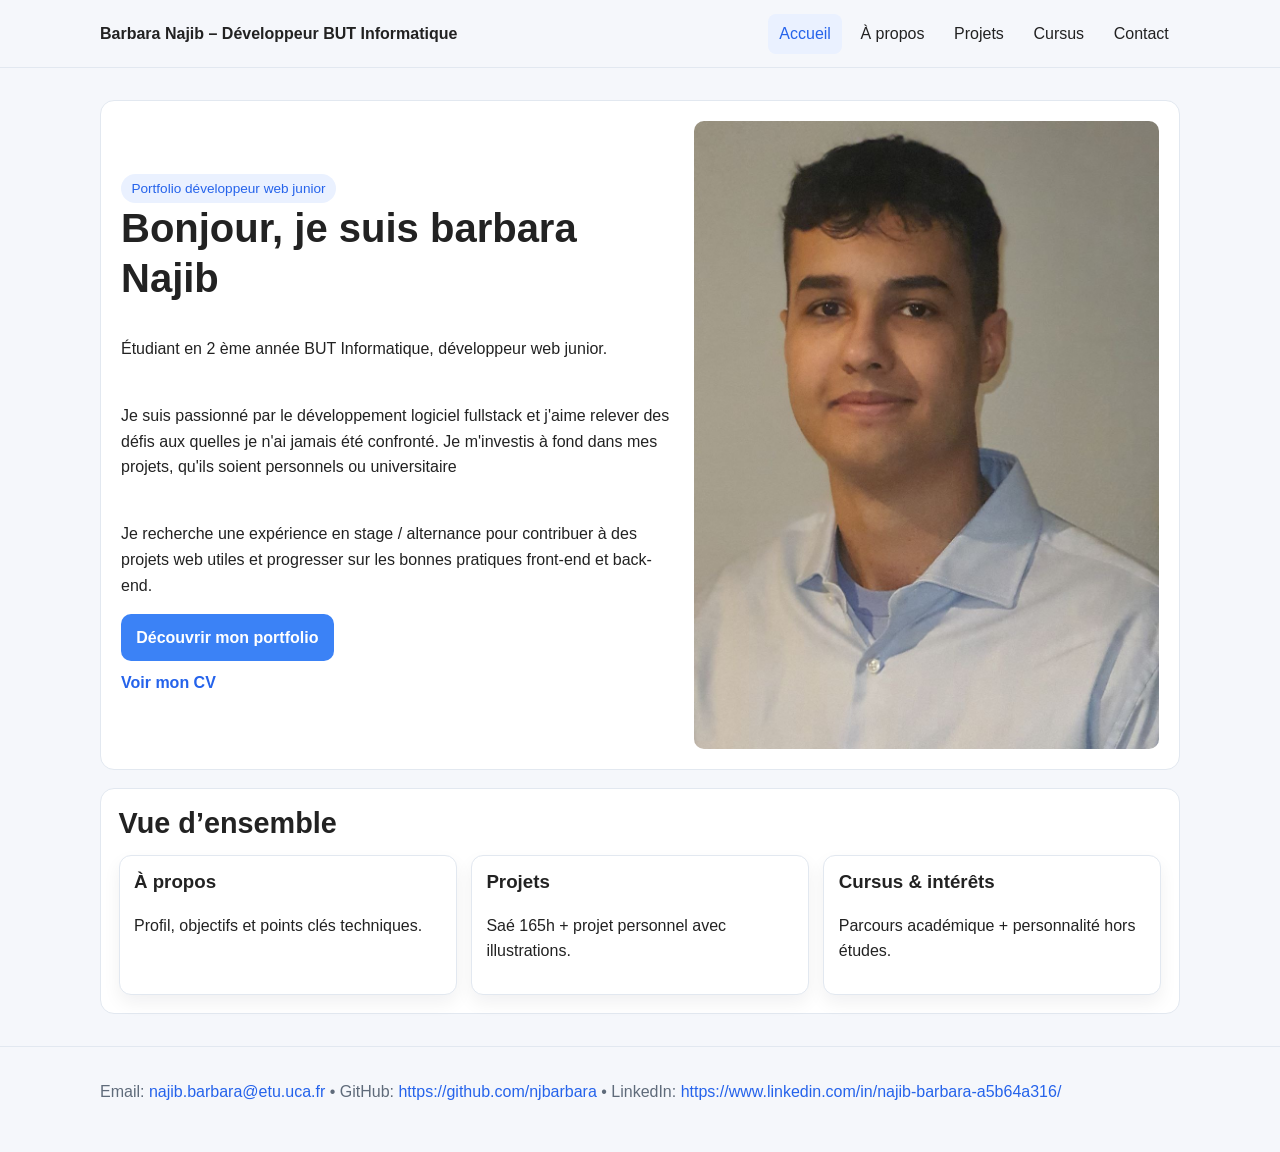
<file: index.html>
<!DOCTYPE html>
<html lang="fr">
<head>
  <meta charset="UTF-8">
  <meta name="viewport" content="width=device-width, initial-scale=1.0">
  <title>Accueil | Portfolio</title>
  <link rel="stylesheet" href="assets/css/main.css">
</head>
<body>
<header class="site-header">
  <div class="container header-inner">
    <a class="brand" href="index.html">Barbara Najib – Développeur BUT Informatique</a>
    <nav aria-label="Navigation principale">
      <ul class="nav-list">
        <li><a href="index.html" aria-current="page">Accueil</a></li>
        <li><a href="about.html">À propos</a></li>
        <li><a href="projects.html">Projets</a></li>
        <li><a href="cursus.html">Cursus</a></li>
        <li><a href="contact.html">Contact</a></li>
      </ul>
    </nav>
  </div>
</header>

<main>
  <div class="container">
    <section class="hero">
      <div>
        <span class="badge">Portfolio développeur web junior</span>
        <h1>Bonjour, je suis barbara Najib</h1>
        <p>Étudiant en 2 ème année BUT Informatique, développeur web junior.</p>
        </br> 
          Je suis passionné par le développement logiciel fullstack et j'aime relever des défis aux quelles je n'ai jamais été confronté. Je m'investis à fond dans mes projets, qu'ils soient personnels ou universitaire 
        </br> 
        </br> 
          
        </h1>
                <p>Je recherche une expérience en stage / alternance pour contribuer à des projets web utiles et progresser sur les bonnes pratiques front-end et back-end.</p>
        <a class="button" href="projects.html">Découvrir mon portfolio</a>
        <br>
      <a class="cv-link" href="resume.pdf">Voir mon CV</a>
      </div>
      <div>
        <img src="assets/img/ma-photo.jpg" alt="Illustration d'accueil placeholder">
      </div>
    </section>

    <section class="section">
      <h2>Vue d’ensemble</h2>
      <div class="grid-3">
        <article class="card">
          <h3>À propos</h3>
          <p>Profil, objectifs et points clés techniques.</p>
        </article>
        <article class="card">
          <h3>Projets</h3>
          <p>Saé 165h + projet personnel avec illustrations.</p>
        </article>
        <article class="card">
          <h3>Cursus & intérêts</h3>
          <p>Parcours académique + personnalité hors études.</p>
        </article>
      </div>
    </section>
  </div>
</main>

<footer class="site-footer">
  <div class="container">
  <p>
    Email:
    <a href="mailto:najib.barbara@etu.uca.fr">najib.barbara@etu.uca.fr</a>
    • GitHub:
    <a href="https://github.com/njbarbara">https://github.com/njbarbara</a>
    • LinkedIn:
    <a href="https://www.linkedin.com/in/najib-barbara-a5b64a316/">
      https://www.linkedin.com/in/najib-barbara-a5b64a316/
    </a>
  </p>  </div>
</footer>
</body>
</html>
</file>
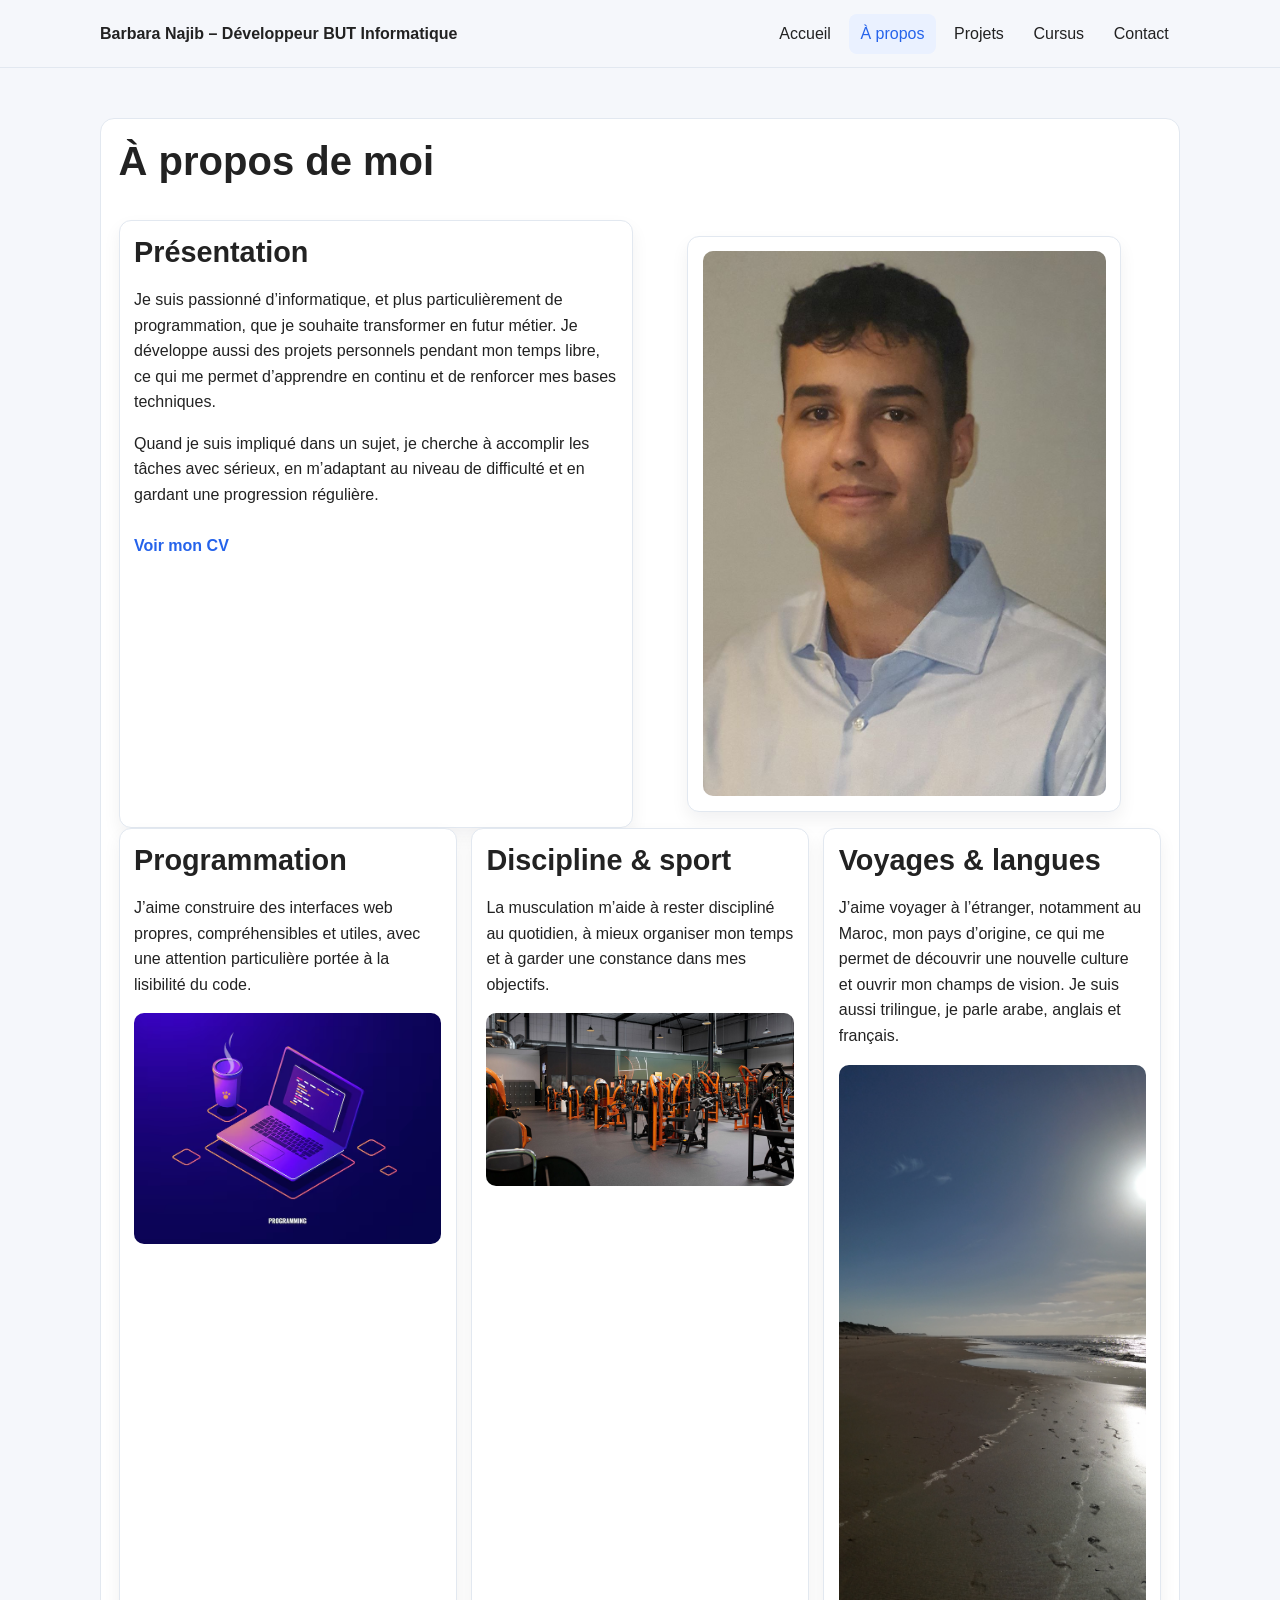
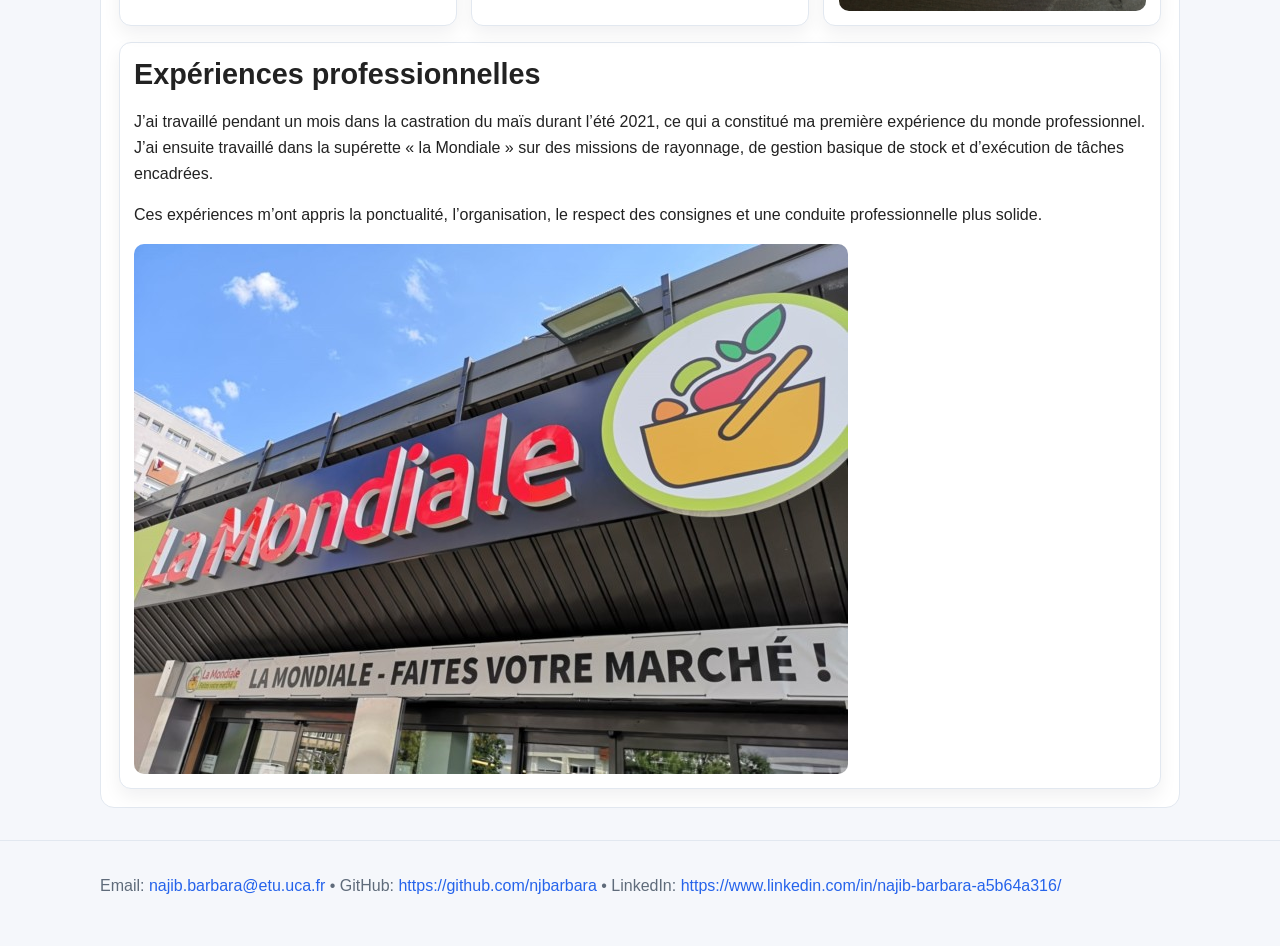
<file: about.html>
<!DOCTYPE html>
<html lang="fr">
<head>
  <meta charset="UTF-8">
  <meta name="viewport" content="width=device-width, initial-scale=1.0">
  <title>À propos | Portfolio</title>
  <link rel="stylesheet" href="assets/css/main.css">
</head>
<body>
  <header class="site-header">
    <div class="container header-inner">
      <a class="brand" href="index.html">Barbara Najib – Développeur BUT Informatique</a>
      <nav aria-label="Navigation principale">
        <ul class="nav-list">
          <li><a href="index.html">Accueil</a></li>
          <li><a href="about.html" aria-current="page">À propos</a></li>
          <li><a href="projects.html">Projets</a></li>
          <li><a href="cursus.html">Cursus</a></li>
          <li><a href="contact.html">Contact</a></li>
        </ul>
      </nav>
    </div>
  </header>

  <main>
    <div class="container">
      <section class="about section" id="about">
        <h1>À propos de moi</h1>

        <div class="grid-2">
          <article class="card">
            <h2>Présentation</h2>
            <p>
              Je suis passionné d’informatique, et plus particulièrement de programmation,
              que je souhaite transformer en futur métier. Je développe aussi des projets
              personnels pendant mon temps libre, ce qui me permet d’apprendre en continu
              et de renforcer mes bases techniques.
            </p>
            <p>
              Quand je suis impliqué dans un sujet, je cherche à accomplir les tâches avec
              sérieux, en m’adaptant au niveau de difficulté et en gardant une progression
              régulière.
            </p>
            <a class="cv-link" href="resume.pdf">Voir mon CV</a>
          </article>

          <figure class="card">
            <img src="assets/img/ma-photo.jpg" alt="Photo de profil de Barbara Najib (placeholder)">
          </figure>
        </div>

        <div class="grid-3">
          <article class="card">
            <h2>Programmation</h2>
            <p>
              J’aime construire des interfaces web propres, compréhensibles et utiles,
              avec une attention particulière portée à la lisibilité du code.
            </p>
            <figure>
              <img src="assets/img/prog.png" alt="Illustration d'un environnement de développement">
            </figure>
          </article>

          <article class="card">
            <h2>Discipline & sport</h2>
            <p>
              La musculation m’aide à rester discipliné au quotidien, à mieux organiser
              mon temps et à garder une constance dans mes objectifs.
            </p>
            <figure>
              <img src="assets/img/musculation.jpeg" alt="Illustration de discipline sportive">
            </figure>
          </article>

          <article class="card">
            <h2>Voyages & langues</h2>
            <p>
              J’aime voyager à l’étranger, notamment au Maroc, mon pays d’origine, ce qui me permet de découvrir une nouvelle culture et ouvrir mon champs de vision.
              Je suis aussi trilingue, je parle arabe, anglais et français.
            </p>
            <figure>
              <img src="assets/img/voyage.jpg" alt="Illustration voyage et ouverture culturelle">
            </figure>
          </article>
        </div>

        <article class="card" style="margin-top: 1rem;">
          <h2>Expériences professionnelles</h2>
          <p>
            J’ai travaillé pendant un mois dans la castration du maïs durant l’été 2021,
            ce qui a constitué ma première expérience du monde professionnel. J’ai ensuite
            travaillé dans la supérette « la Mondiale » sur des missions de rayonnage,
            de gestion basique de stock et d’exécution de tâches encadrées.
          </p>
          <p>
            Ces expériences m’ont appris la ponctualité, l’organisation, le respect des
            consignes et une conduite professionnelle plus solide.
          </p>
          <figure>
            <img src="assets/img/lamondiale.jpg" alt="Illustration d'une expérience professionnelle de terrain">
          </figure>
        </article>
      </section>
    </div>
  </main>

  <footer class="site-footer">
    <div class="container">
    <p>
      Email:
      <a href="mailto:najib.barbara@etu.uca.fr">najib.barbara@etu.uca.fr</a>
      • GitHub:
      <a href="https://github.com/njbarbara">https://github.com/njbarbara</a>
      • LinkedIn:
      <a href="https://www.linkedin.com/in/najib-barbara-a5b64a316/">
        https://www.linkedin.com/in/najib-barbara-a5b64a316/
      </a>
    </p>
      </div>
  </footer>
</body>
</html>
</file>
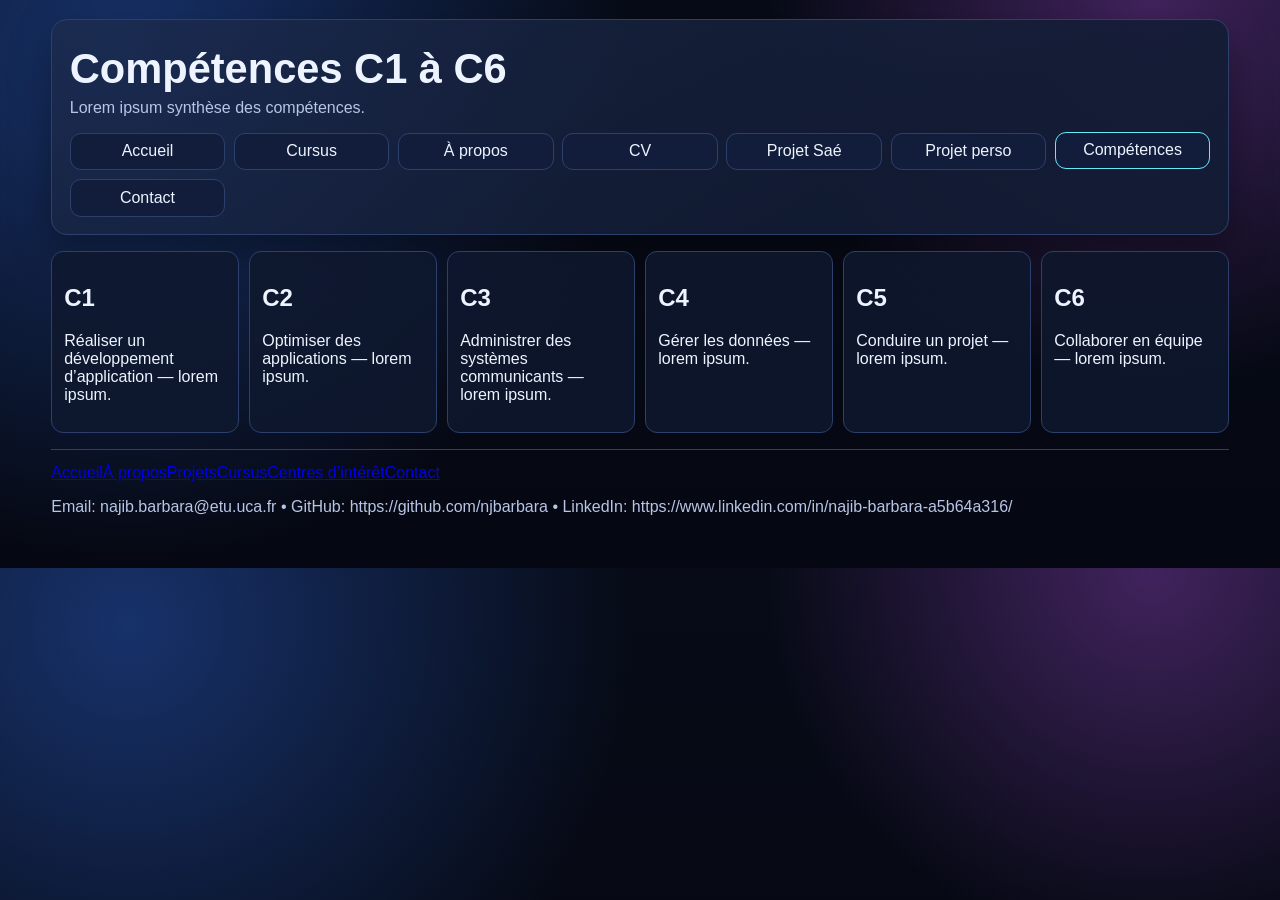
<file: competences.html>
<!DOCTYPE html>
<html lang="fr">
<head><meta charset="UTF-8"><meta name="viewport" content="width=device-width, initial-scale=1.0"><title>Compétences | Portfolio BUT</title><link rel="stylesheet" href="mycoolstyle.css"></head>
<body><a class="skip-link" href="#contenu">Aller au contenu</a><div class="site-shell"><header class="top"><h1>Compétences C1 à C6</h1><p>Lorem ipsum synthèse des compétences.</p><nav aria-label="Navigation principale"><ul>

<li><a href="index.html">Accueil</a></li><li><a href="cursus.html">Cursus</a></li><li><a href="a-propos.html">À propos</a></li><li><a href="cv.html">CV</a></li><li><a href="sae.html">Projet Saé</a></li><li><a href="projet-personnel.html">Projet perso</a></li><li><a href="competences.html" aria-current="page">Compétences</a></li><li><a href="contact.html">Contact</a></li>
</ul></nav></header>
<main id="contenu" class="cards-grid"><section class="mini-card"><h2>C1</h2><p>Réaliser un développement d’application — lorem ipsum.</p></section><section class="mini-card"><h2>C2</h2><p>Optimiser des applications — lorem ipsum.</p></section><section class="mini-card"><h2>C3</h2><p>Administrer des systèmes communicants — lorem ipsum.</p></section><section class="mini-card"><h2>C4</h2><p>Gérer les données — lorem ipsum.</p></section><section class="mini-card"><h2>C5</h2><p>Conduire un projet — lorem ipsum.</p></section><section class="mini-card"><h2>C6</h2><p>Collaborer en équipe — lorem ipsum.</p></section></main>
<footer class="site-footer"><div class="container"><div class="footer-links"><a href="index.html">Accueil</a><a href="about.html">À propos</a><a href="projects.html">Projets</a><a href="cursus.html">Cursus</a><a href="interests.html">Centres d’intérêt</a><a href="contact.html">Contact</a></div><p>Email: najib.barbara@etu.uca.fr • GitHub: https://github.com/njbarbara • LinkedIn: https://www.linkedin.com/in/najib-barbara-a5b64a316/</p></div></footer>
</file>
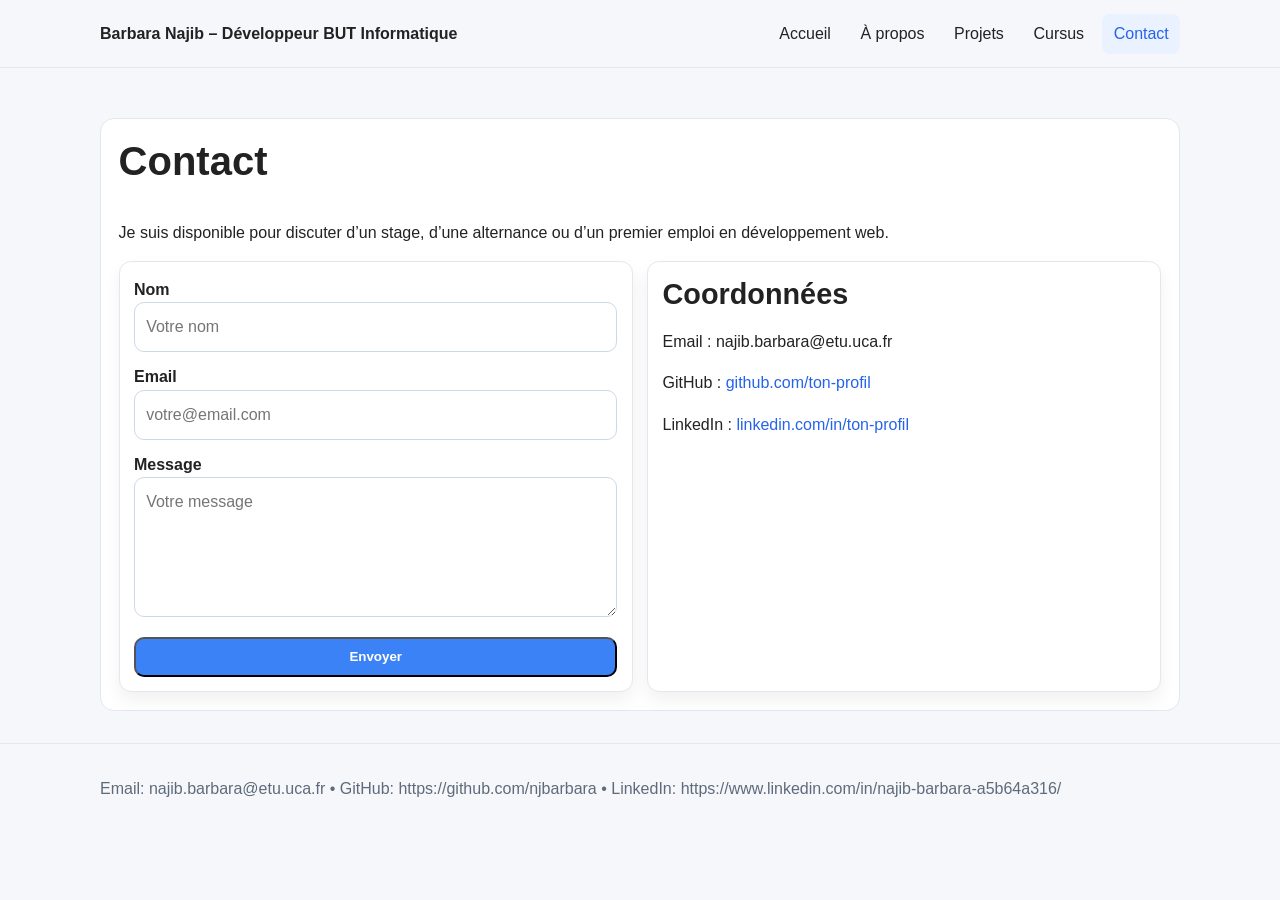
<file: contact.html>
<!DOCTYPE html>
<html lang="fr">
<head><meta charset="UTF-8"><meta name="viewport" content="width=device-width, initial-scale=1.0"><title>Contact | Portfolio</title><link rel="stylesheet" href="assets/css/main.css"></head>
<body>
<header class="site-header"><div class="container header-inner">    <a class="brand" href="index.html">Barbara Najib – Développeur BUT Informatique</a>
<nav aria-label="Navigation principale"><ul class="nav-list"><li><a href="index.html">Accueil</a></li><li><a href="about.html">À propos</a></li><li><a href="projects.html">Projets</a></li><li><a href="cursus.html">Cursus</a></li><li><a href="contact.html" aria-current="page">Contact</a></li></ul></nav></div></header>
<main><div class="container"><section class="section"><h1>Contact</h1><p>Je suis disponible pour discuter d’un stage, d’une alternance ou d’un premier emploi en développement web.</p><div class="grid-2"><div class="card"><form action="#" method="post"><div><label for="nom">Nom</label><input id="nom" name="nom" type="text" placeholder="Votre nom"></div><div><label for="email">Email</label><input id="email" name="email" type="email" placeholder="votre@email.com"></div><div><label for="message">Message</label><textarea id="message" name="message" placeholder="Votre message"></textarea></div><button class="button" type="submit">Envoyer</button></form></div><div class="card"><h2>Coordonnées</h2><p>Email : najib.barbara@etu.uca.fr</p><p>GitHub : <a href="https://github.com/ton-profil">github.com/ton-profil</a></p><p>LinkedIn : <a href="https://www.linkedin.com/in/ton-profil">linkedin.com/in/ton-profil</a></p></div></div></section></div></main>
    <footer class="site-footer"><div class="container"><p>Email: najib.barbara@etu.uca.fr • GitHub: https://github.com/njbarbara • LinkedIn: https://www.linkedin.com/in/najib-barbara-a5b64a316/</p></div></footer>
</body>
</html>
</file>
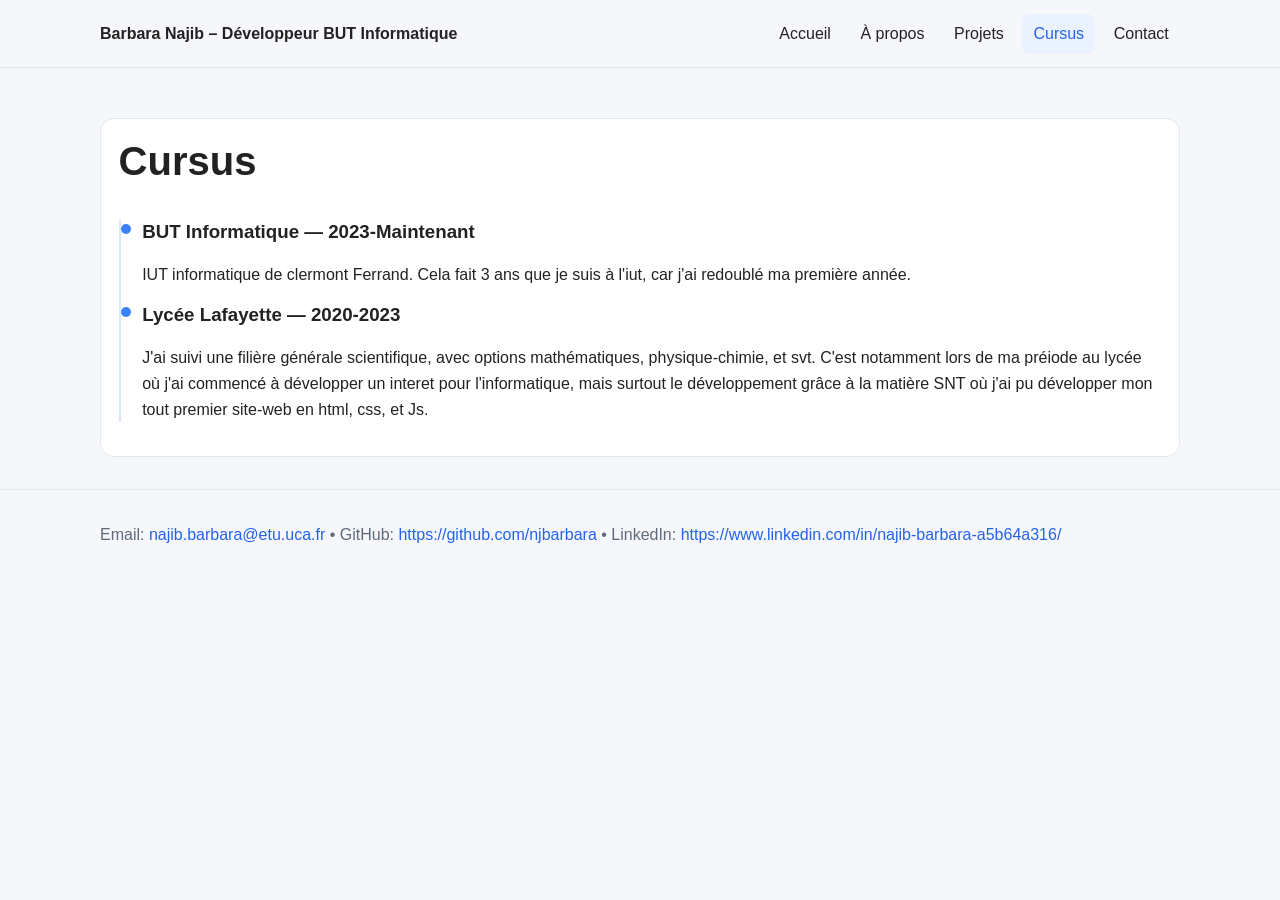
<file: cursus.html>
<!DOCTYPE html>
<html lang="fr">
<head><meta charset="UTF-8"><meta name="viewport" content="width=device-width, initial-scale=1.0"><title>Cursus | Portfolio</title><link rel="stylesheet" href="assets/css/main.css"></head>
<body>
<header class="site-header"><div class="container header-inner">    <a class="brand" href="index.html">Barbara Najib – Développeur BUT Informatique</a>
<nav aria-label="Navigation principale"><ul class="nav-list"><li><a href="index.html">Accueil</a></li><li><a href="about.html">À propos</a></li><li><a href="projects.html">Projets</a></li><li><a href="cursus.html" aria-current="page">Cursus</a></li><li><a href="contact.html">Contact</a></li></ul></nav></div></header>
<main><div class="container"><section class="section"><h1>Cursus</h1><ul class="timeline"><li><h3>BUT Informatique — 2023-Maintenant</h3><p>IUT informatique de clermont Ferrand. Cela fait 3 ans que je suis à l'iut, car j'ai redoublé ma première année. </p></li><li><h3>Lycée Lafayette — 2020-2023</h3><p>J'ai suivi une filière générale scientifique, avec options mathématiques, physique-chimie, et svt. C'est notamment lors de ma préiode au lycée où j'ai commencé à développer un interet pour l'informatique, mais surtout le développement grâce à la matière SNT  où j'ai pu développer mon tout premier site-web en html, css, et Js.</p></li></ul></section></div></main>
<footer class="site-footer"><div class="container">          <p>
        Email:
        <a href="mailto:najib.barbara@etu.uca.fr">najib.barbara@etu.uca.fr</a>
        • GitHub:
        <a href="https://github.com/njbarbara">https://github.com/njbarbara</a>
        • LinkedIn:
        <a href="https://www.linkedin.com/in/najib-barbara-a5b64a316/">
          https://www.linkedin.com/in/najib-barbara-a5b64a316/
        </a>
      </p></div></footer>
</body>
</html>
</file>
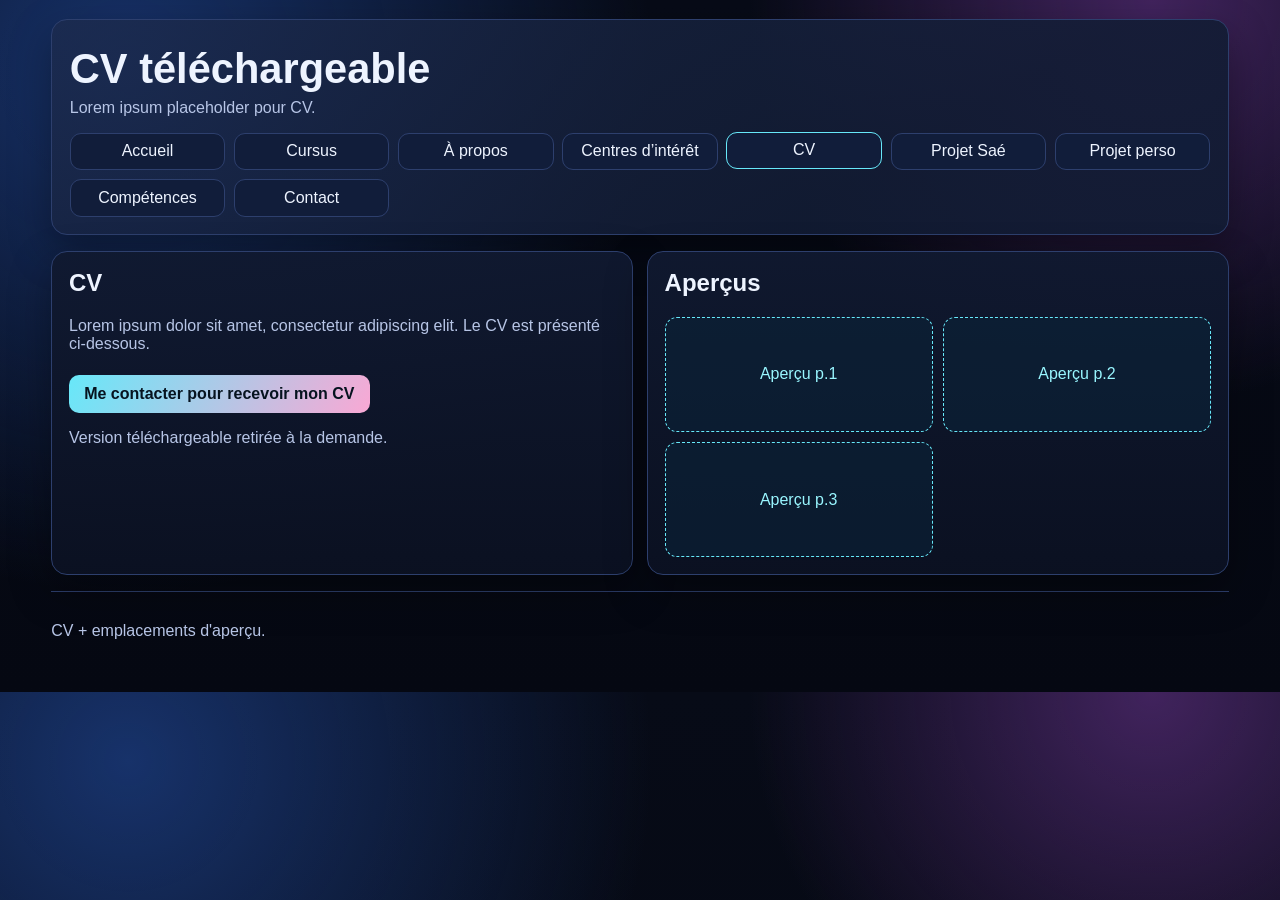
<file: cv.html>
<!DOCTYPE html>
<html lang="fr">
<head><meta charset="UTF-8"><meta name="viewport" content="width=device-width, initial-scale=1.0"><title>CV | Portfolio BUT</title><link rel="stylesheet" href="mycoolstyle.css"></head>
<body><a class="skip-link" href="#contenu">Aller au contenu</a><div class="site-shell"><header class="top"><h1>CV téléchargeable</h1><p>Lorem ipsum placeholder pour CV.</p><nav aria-label="Navigation principale"><ul>
<li><a href="index.html">Accueil</a></li><li><a href="cursus.html">Cursus</a></li><li><a href="a-propos.html">À propos</a></li><li><a href="centres-interet.html">Centres d’intérêt</a></li><li><a href="cv.html" aria-current="page">CV</a></li><li><a href="sae.html">Projet Saé</a></li><li><a href="projet-personnel.html">Projet perso</a></li><li><a href="competences.html">Compétences</a></li><li><a href="contact.html">Contact</a></li>
</ul></nav></header>
<main id="contenu" class="grid-2"><section class="panel"><h2>CV</h2><p>Lorem ipsum dolor sit amet, consectetur adipiscing elit. Le CV est présenté ci-dessous.</p><a class="cta" href="contact.html">Me contacter pour recevoir mon CV</a><p>Version téléchargeable retirée à la demande.</p></section><section class="panel"><h2>Aperçus</h2><div class="figure-slots"><div class="slot">Aperçu p.1</div><div class="slot">Aperçu p.2</div><div class="slot">Aperçu p.3</div></div></section></main>
<footer><p>CV + emplacements d'aperçu.</p></footer></div></body></html>
</file>
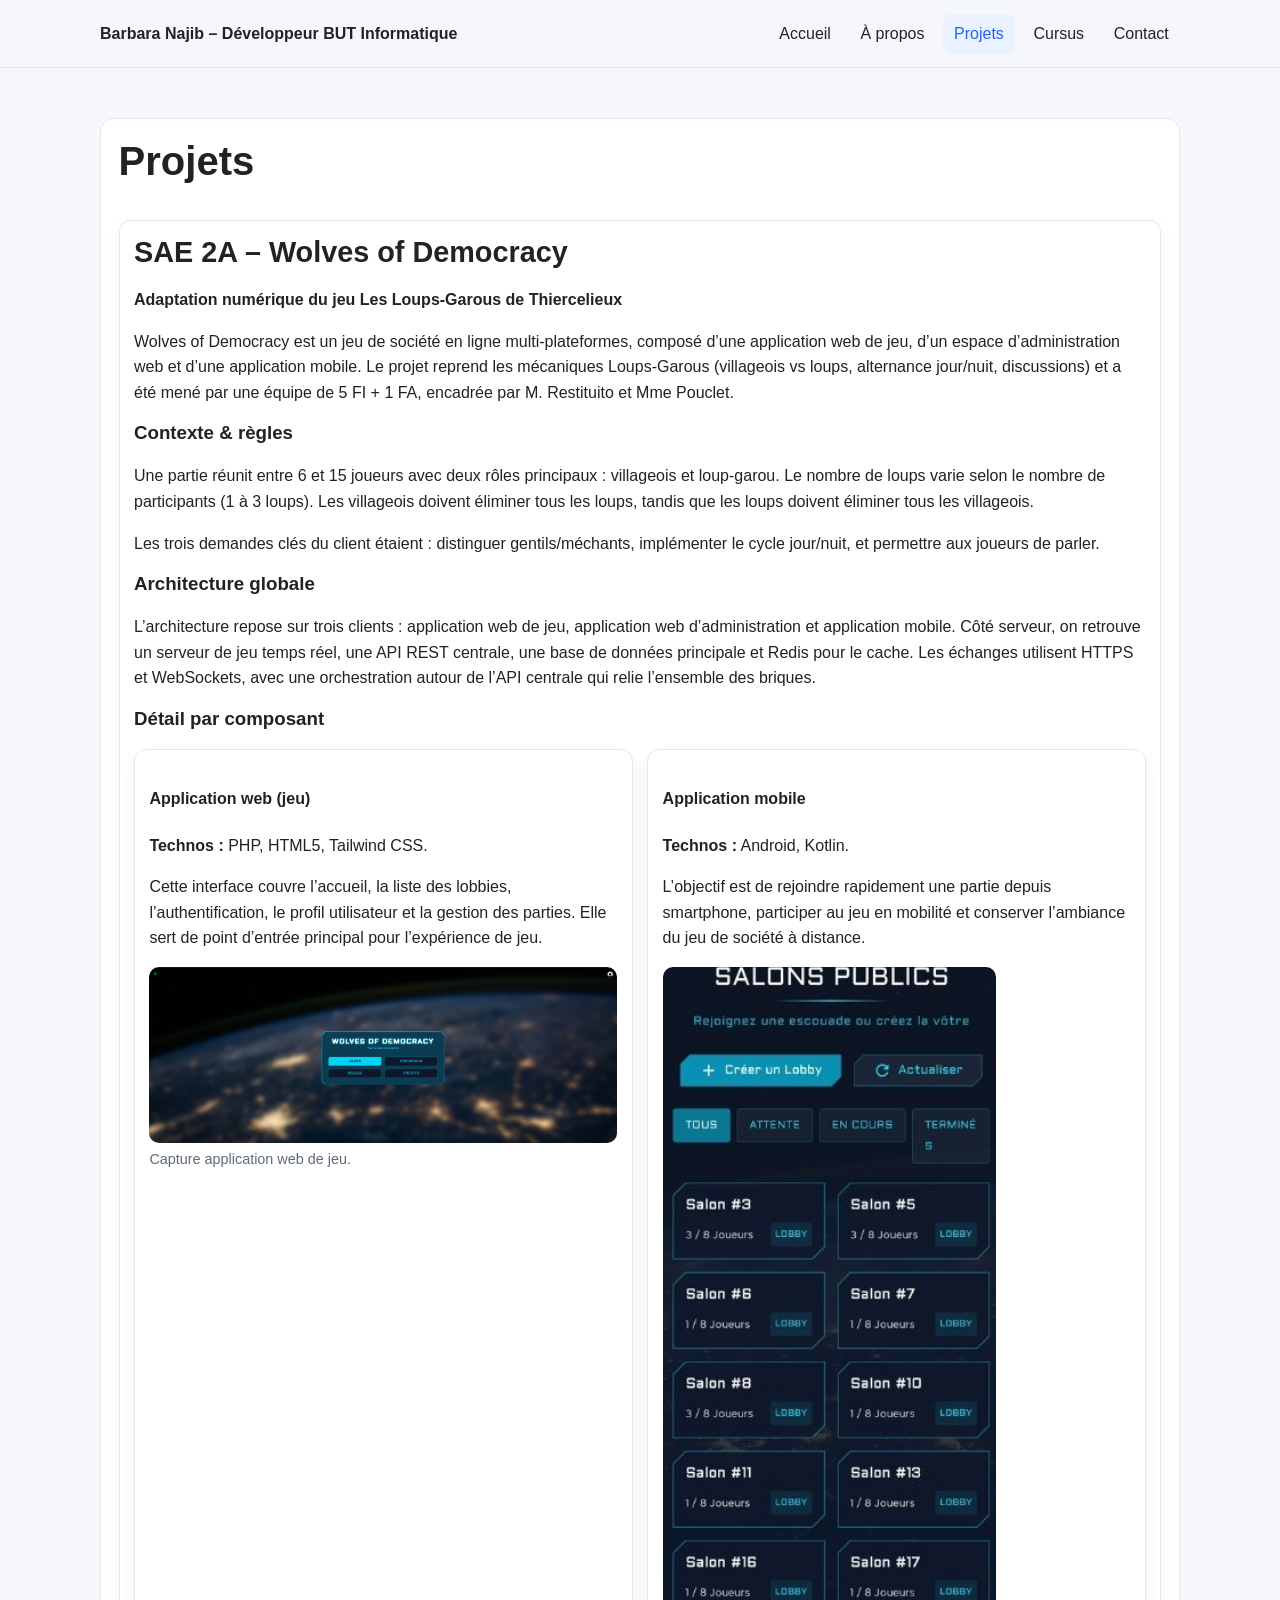
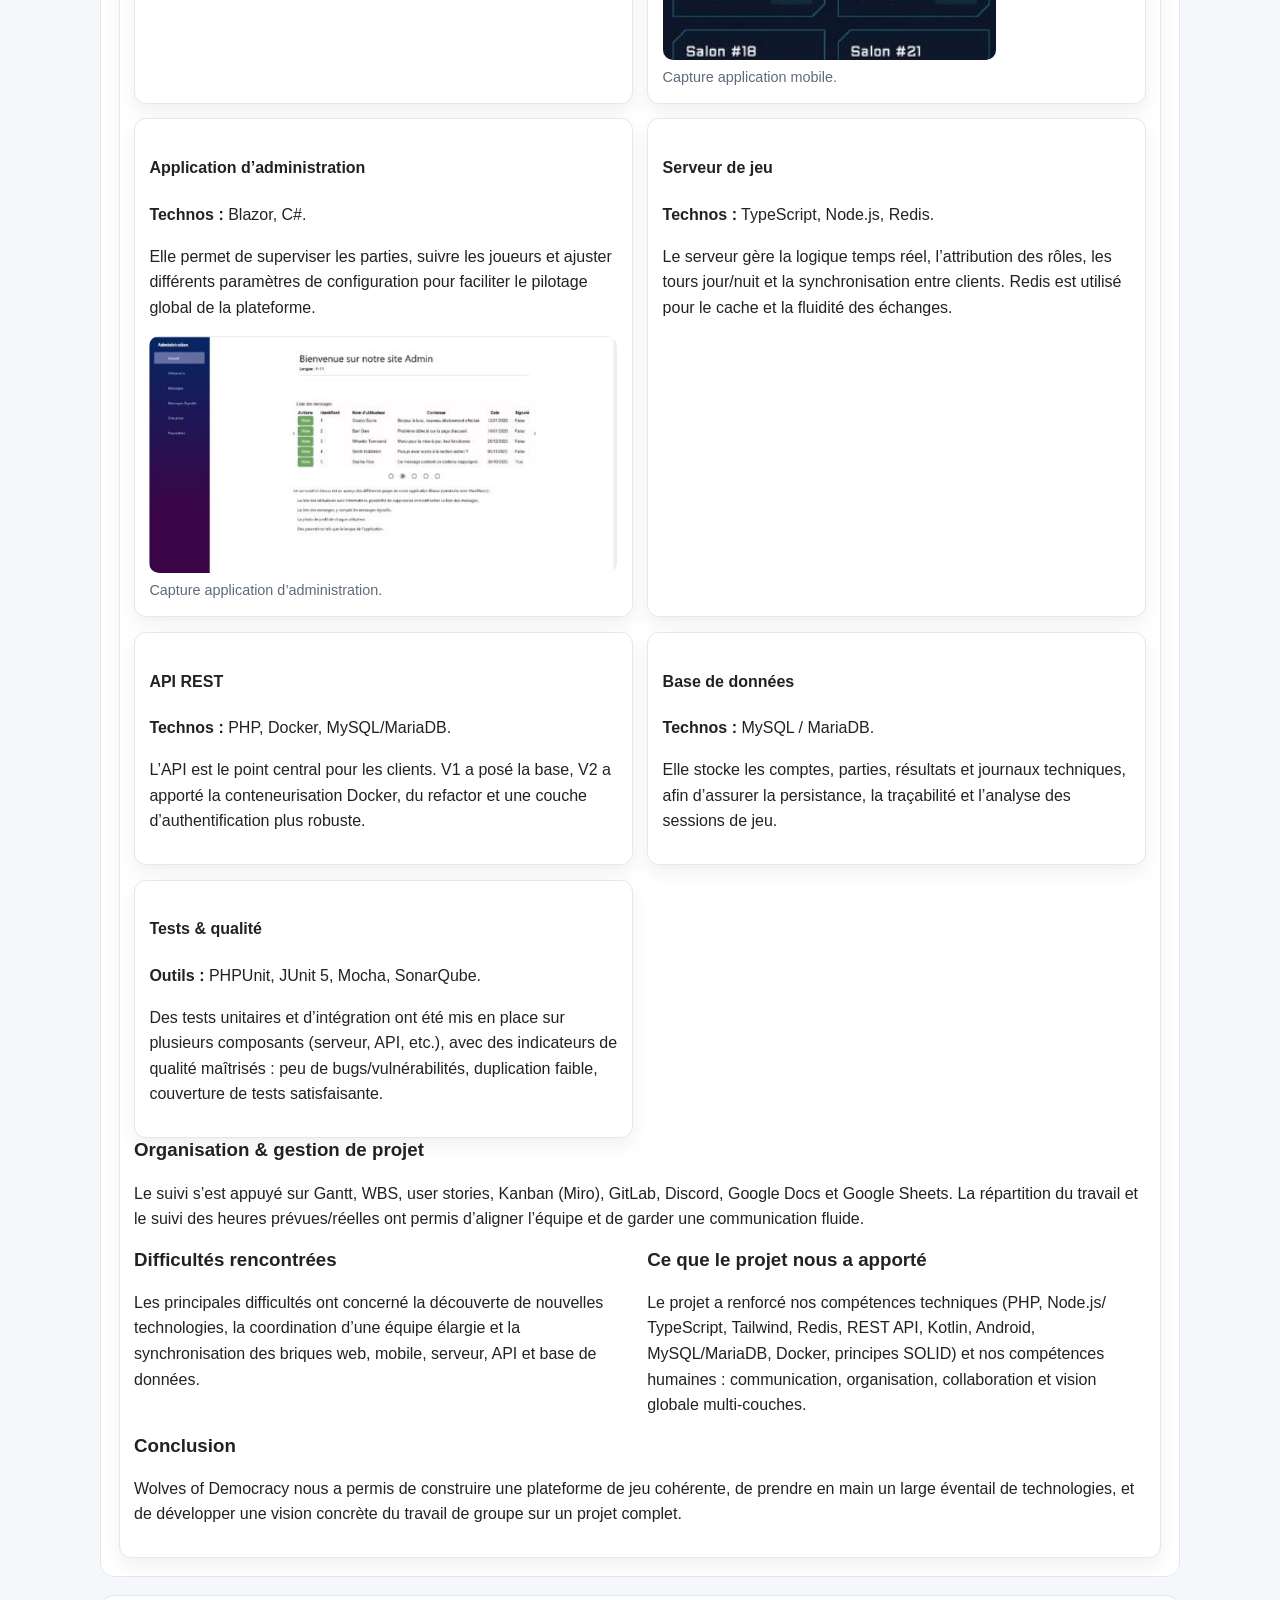
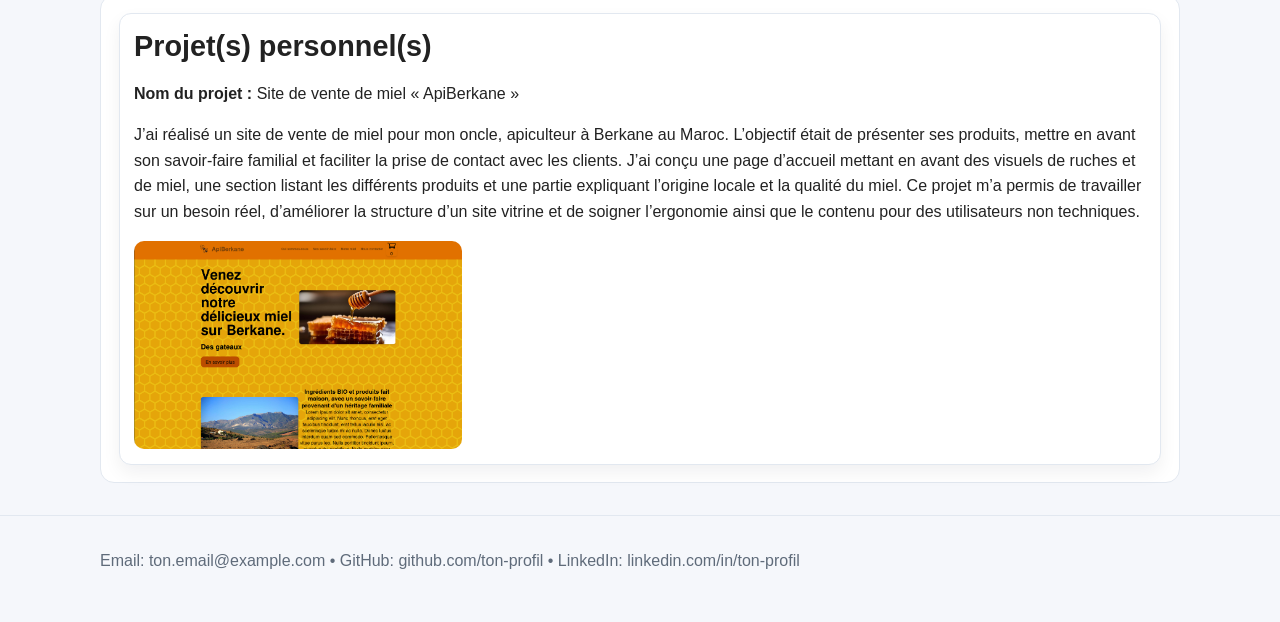
<file: projects.html>
<!DOCTYPE html>
<html lang="fr">
<head>
  <meta charset="UTF-8">
  <meta name="viewport" content="width=device-width, initial-scale=1.0">
  <title>Projets | Portfolio</title>
  <link rel="stylesheet" href="assets/css/main.css">
</head>
<body>
<header class="site-header">
  <div class="container header-inner">
    <a class="brand" href="index.html">Barbara Najib – Développeur BUT Informatique</a>
    <nav aria-label="Navigation principale">
      <ul class="nav-list">
        <li><a href="index.html">Accueil</a></li>
        <li><a href="about.html">À propos</a></li>
        <li><a href="projects.html" aria-current="page">Projets</a></li>
        <li><a href="cursus.html">Cursus</a></li>
        <li><a href="contact.html">Contact</a></li>
      </ul>
    </nav>
  </div>
</header>

<main>
  <div class="container">
    <section class="section">
      <h1>Projets</h1>

      <article class="card">
        <h2>SAE 2A – Wolves of Democracy</h2>
        <p><strong>Adaptation numérique du jeu Les Loups‑Garous de Thiercelieux</strong></p>
        <p>
          Wolves of Democracy est un jeu de société en ligne multi‑plateformes,
          composé d’une application web de jeu, d’un espace d’administration web
          et d’une application mobile. Le projet reprend les mécaniques Loups‑Garous
          (villageois vs loups, alternance jour/nuit, discussions) et a été mené
          par une équipe de 5 FI + 1 FA, encadrée par M. Restituito et Mme Pouclet.
        </p>

        <section>
          <h3>Contexte & règles</h3>
          <p>
            Une partie réunit entre 6 et 15 joueurs avec deux rôles principaux :
            villageois et loup‑garou. Le nombre de loups varie selon le nombre de
            participants (1 à 3 loups). Les villageois doivent éliminer tous les
            loups, tandis que les loups doivent éliminer tous les villageois.
          </p>
          <p>
            Les trois demandes clés du client étaient : distinguer gentils/méchants,
            implémenter le cycle jour/nuit, et permettre aux joueurs de parler.
          </p>
        </section>

        <section>
          <h3>Architecture globale</h3>
          <p>
            L’architecture repose sur trois clients : application web de jeu,
            application web d’administration et application mobile. Côté serveur,
            on retrouve un serveur de jeu temps réel, une API REST centrale,
            une base de données principale et Redis pour le cache. Les échanges
            utilisent HTTPS et WebSockets, avec une orchestration autour de l’API
            centrale qui relie l’ensemble des briques.
          </p>
        </section>

        <section>
          <h3>Détail par composant</h3>
          <div class="grid-2">
            <article class="card">
              <h4>Application web (jeu)</h4>
              <p><strong>Technos :</strong> PHP, HTML5, Tailwind CSS.</p>
              <p>
                Cette interface couvre l’accueil, la liste des lobbies,
                l’authentification, le profil utilisateur et la gestion des parties.
                Elle sert de point d’entrée principal pour l’expérience de jeu.
              </p>
              <figure>
                <img src="assets/img/web.png" alt="Placeholder capture application web de jeu">
                <figcaption>Capture application web de jeu.</figcaption>
              </figure>
            </article>

            <article class="card">
              <h4>Application mobile</h4>
              <p><strong>Technos :</strong> Android, Kotlin.</p>
              <p>
                L’objectif est de rejoindre rapidement une partie depuis smartphone,
                participer au jeu en mobilité et conserver l’ambiance du jeu de
                société à distance.
              </p>
              <figure>
                <img src="assets/img/Screenshot 2026-04-03 at 17-50-42 14.jpg (JPEG Image 1920 × 1080 pixels) — Scaled (91%).png" alt="Placeholder capture application mobile">
                <figcaption>Capture application mobile.</figcaption>
              </figure>
            </article>

            <article class="card">
              <h4>Application d’administration</h4>
              <p><strong>Technos :</strong> Blazor, C#.</p>
              <p>
                Elle permet de superviser les parties, suivre les joueurs et ajuster
                différents paramètres de configuration pour faciliter le pilotage
                global de la plateforme.
              </p>
              <figure>
                <img src="assets/img/Screenshot 2026-04-03 at 17-50-07 16.jpg (JPEG Image 1920 × 1080 pixels) — Scaled (91%).png" alt="Placeholder capture application administration">
                <figcaption>Capture application d’administration.</figcaption>
              </figure>
            </article>

            <article class="card">
              <h4>Serveur de jeu</h4>
              <p><strong>Technos :</strong> TypeScript, Node.js, Redis.</p>
              <p>
                Le serveur gère la logique temps réel, l’attribution des rôles,
                les tours jour/nuit et la synchronisation entre clients. Redis est
                utilisé pour le cache et la fluidité des échanges.
              </p>
            </article>

            <article class="card">
              <h4>API REST</h4>
              <p><strong>Technos :</strong> PHP, Docker, MySQL/MariaDB.</p>
              <p>
                L’API est le point central pour les clients. V1 a posé la base,
                V2 a apporté la conteneurisation Docker, du refactor et une couche
                d’authentification plus robuste.
              </p>
            </article>

            <article class="card">
              <h4>Base de données</h4>
              <p><strong>Technos :</strong> MySQL / MariaDB.</p>
              <p>
                Elle stocke les comptes, parties, résultats et journaux techniques,
                afin d’assurer la persistance, la traçabilité et l’analyse des
                sessions de jeu.
              </p>
            </article>

            <article class="card">
              <h4>Tests & qualité</h4>
              <p><strong>Outils :</strong> PHPUnit, JUnit 5, Mocha, SonarQube.</p>
              <p>
                Des tests unitaires et d’intégration ont été mis en place sur
                plusieurs composants (serveur, API, etc.), avec des indicateurs de
                qualité maîtrisés : peu de bugs/vulnérabilités, duplication faible,
                couverture de tests satisfaisante.
              </p>
            </article>
          </div>
        </section>

        <section>
          <h3>Organisation & gestion de projet</h3>
          <p>
            Le suivi s’est appuyé sur Gantt, WBS, user stories, Kanban (Miro),
            GitLab, Discord, Google Docs et Google Sheets. La répartition du travail
            et le suivi des heures prévues/réelles ont permis d’aligner l’équipe et
            de garder une communication fluide.
          </p>
        </section>

        <section class="grid-2">
          <article>
            <h3>Difficultés rencontrées</h3>
            <p>
              Les principales difficultés ont concerné la découverte de nouvelles
              technologies, la coordination d’une équipe élargie et la synchronisation
              des briques web, mobile, serveur, API et base de données.
            </p>
          </article>
          <article>
            <h3>Ce que le projet nous a apporté</h3>
            <p>
              Le projet a renforcé nos compétences techniques (PHP, Node.js/
              TypeScript, Tailwind, Redis, REST API, Kotlin, Android, MySQL/MariaDB,
              Docker, principes SOLID) et nos compétences humaines : communication,
              organisation, collaboration et vision globale multi‑couches.
            </p>
          </article>
        </section>

        <section>
          <h3>Conclusion</h3>
          <p>
            Wolves of Democracy nous a permis de construire une plateforme de jeu
            cohérente, de prendre en main un large éventail de technologies, et de
            développer une vision concrète du travail de groupe sur un projet complet.
          </p>
        </section>
    </section>
    <section class="section">
      <article class="card">
        <h2>Projet(s) personnel(s)</h2>

        <p><strong>Nom du projet :</strong> Site de vente de miel « ApiBerkane »</p>
        <p>
          J’ai réalisé un site de vente de miel pour mon oncle, apiculteur à Berkane au Maroc.
          L’objectif était de présenter ses produits, mettre en avant son savoir‑faire familial
          et faciliter la prise de contact avec les clients. J’ai conçu une page d’accueil
          mettant en avant des visuels de ruches et de miel, une section listant les différents
          produits et une partie expliquant l’origine locale et la qualité du miel. Ce projet
          m’a permis de travailler sur un besoin réel, d’améliorer la structure d’un site vitrine
          et de soigner l’ergonomie ainsi que le contenu pour des utilisateurs non techniques.
        </p>

        <div class="grid-3">
          <figure>
            <img src="assets/img/miel.png" alt="Page d'accueil du site de vente de miel">
          </figure>
        </div>
      </article>
    </section>
  </div>
</main>

<footer class="site-footer">
  <div class="container">
    <p>Email: ton.email@example.com • GitHub: github.com/ton-profil • LinkedIn: linkedin.com/in/ton-profil</p>
  </div>
</footer>
</body>
</html>
</file>
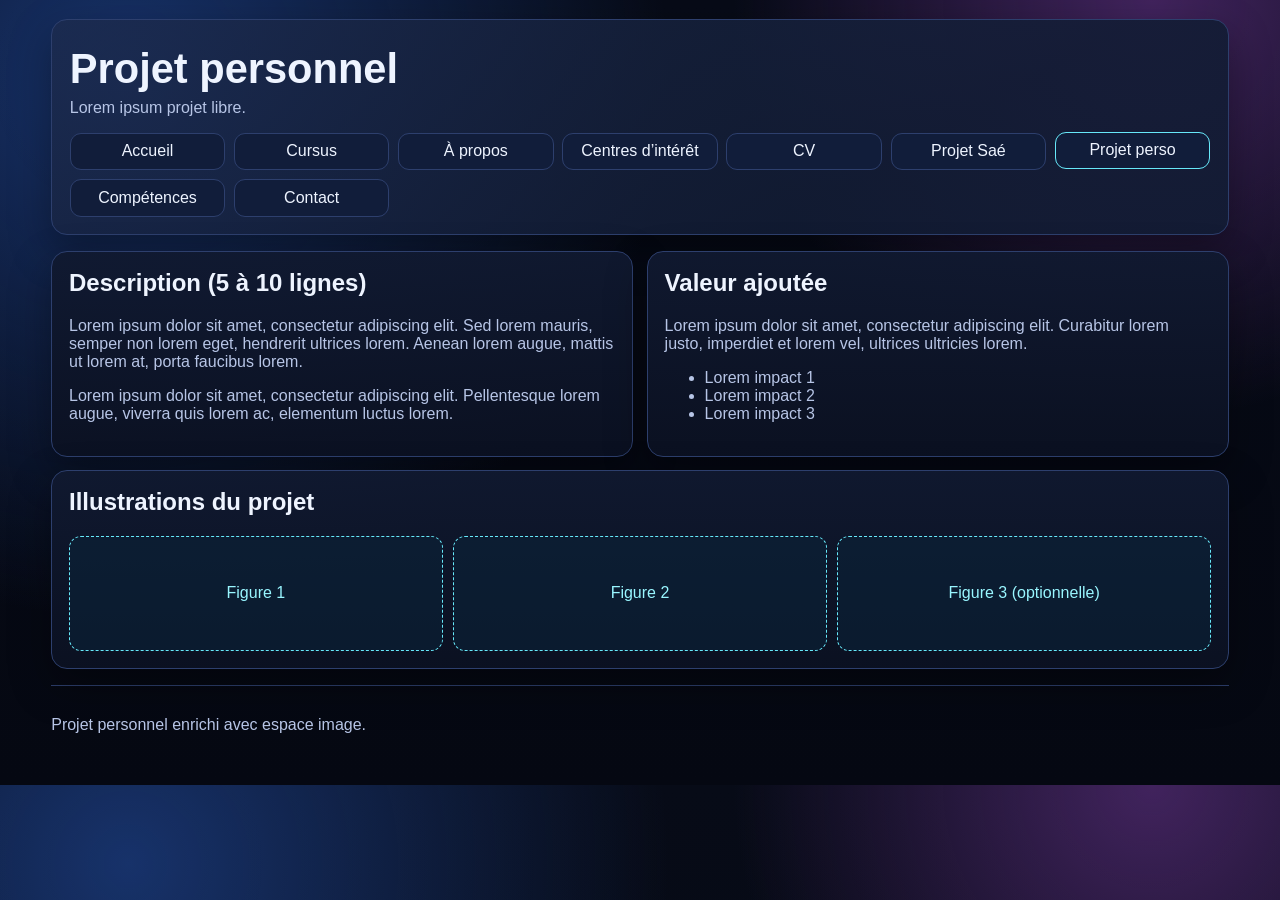
<file: projet-personnel.html>
<!DOCTYPE html>
<html lang="fr">
<head><meta charset="UTF-8"><meta name="viewport" content="width=device-width, initial-scale=1.0"><title>Projet personnel | Portfolio BUT</title><link rel="stylesheet" href="mycoolstyle.css"></head>
<body><a class="skip-link" href="#contenu">Aller au contenu</a><div class="site-shell"><header class="top"><h1>Projet personnel</h1><p>Lorem ipsum projet libre.</p><nav aria-label="Navigation principale"><ul>

<li><a href="index.html">Accueil</a></li><li><a href="cursus.html">Cursus</a></li><li><a href="a-propos.html">À propos</a></li><li><a href="centres-interet.html">Centres d’intérêt</a></li><li><a href="cv.html">CV</a></li><li><a href="sae.html">Projet Saé</a></li><li><a href="projet-personnel.html" aria-current="page">Projet perso</a></li><li><a href="competences.html">Compétences</a></li><li><a href="contact.html">Contact</a></li>
</ul></nav></header>
<main id="contenu" class="grid-2"><section class="panel"><h2>Description (5 à 10 lignes)</h2><p>Lorem ipsum dolor sit amet, consectetur adipiscing elit. Sed lorem mauris, semper non lorem eget, hendrerit ultrices lorem. Aenean lorem augue, mattis ut lorem at, porta faucibus lorem.</p><p>Lorem ipsum dolor sit amet, consectetur adipiscing elit. Pellentesque lorem augue, viverra quis lorem ac, elementum luctus lorem.</p></section><section class="panel"><h2>Valeur ajoutée</h2><p>Lorem ipsum dolor sit amet, consectetur adipiscing elit. Curabitur lorem justo, imperdiet et lorem vel, ultrices ultricies lorem.</p><ul><li>Lorem impact 1</li><li>Lorem impact 2</li><li>Lorem impact 3</li></ul></section><section class="panel span-2"><h2>Illustrations du projet</h2><div class="figure-slots"><div class="slot">Figure 1</div><div class="slot">Figure 2</div><div class="slot">Figure 3 (optionnelle)</div></div></section></main>
<footer><p>Projet personnel enrichi avec espace image.</p></footer></div></body></html>
</file>
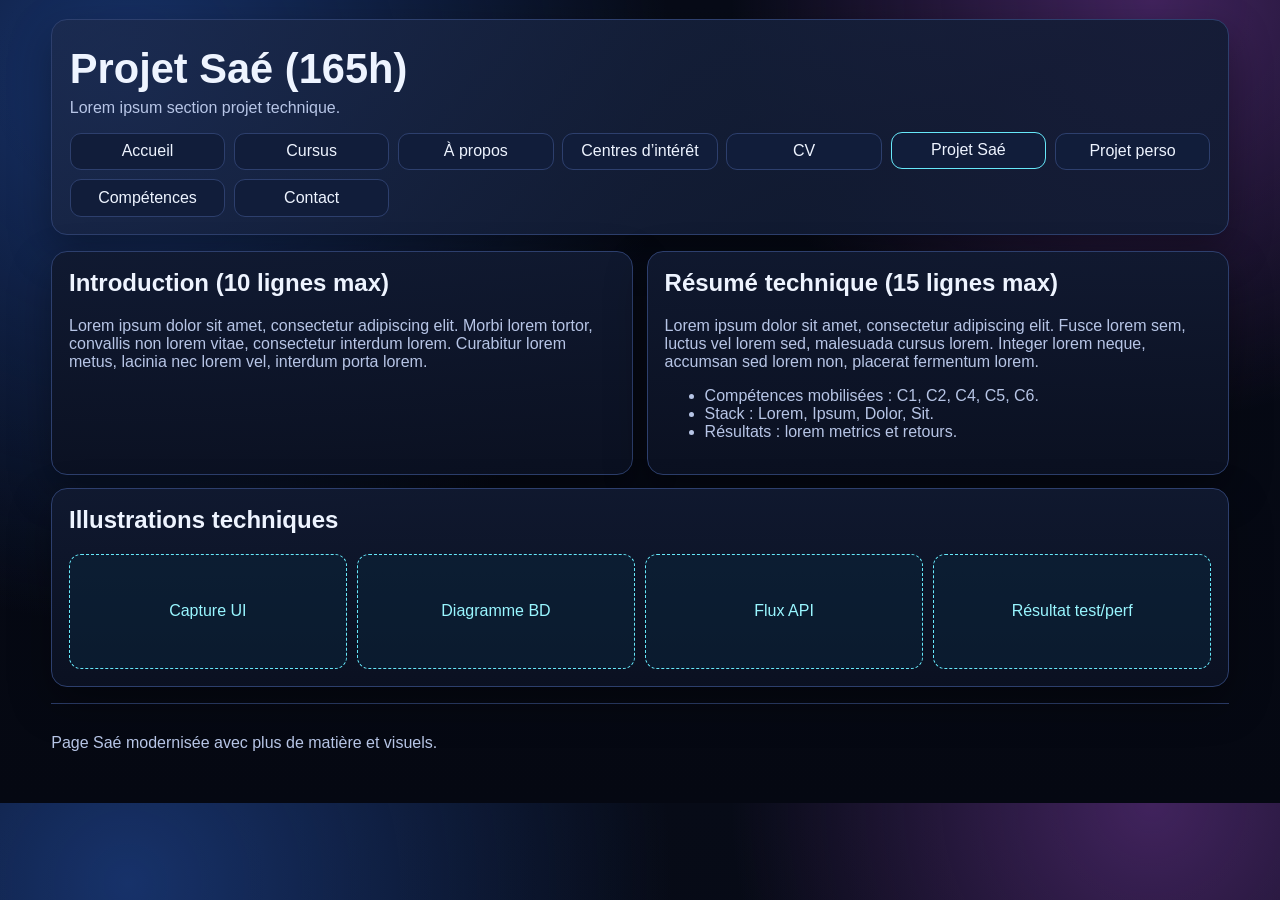
<file: sae.html>
<!DOCTYPE html>
<html lang="fr">
<head><meta charset="UTF-8"><meta name="viewport" content="width=device-width, initial-scale=1.0"><title>Saé | Portfolio BUT</title><link rel="stylesheet" href="mycoolstyle.css"></head>
<body><a class="skip-link" href="#contenu">Aller au contenu</a><div class="site-shell"><header class="top"><h1>Projet Saé (165h)</h1><p>Lorem ipsum section projet technique.</p><nav aria-label="Navigation principale"><ul>
<li><a href="index.html">Accueil</a></li><li><a href="cursus.html">Cursus</a></li><li><a href="a-propos.html">À propos</a></li><li><a href="centres-interet.html">Centres d’intérêt</a></li><li><a href="cv.html">CV</a></li><li><a href="sae.html" aria-current="page">Projet Saé</a></li><li><a href="projet-personnel.html">Projet perso</a></li><li><a href="competences.html">Compétences</a></li><li><a href="contact.html">Contact</a></li>
</ul></nav></header>
<main id="contenu" class="grid-2"><section class="panel"><h2>Introduction (10 lignes max)</h2><p>Lorem ipsum dolor sit amet, consectetur adipiscing elit. Morbi lorem tortor, convallis non lorem vitae, consectetur interdum lorem. Curabitur lorem metus, lacinia nec lorem vel, interdum porta lorem.</p></section><section class="panel"><h2>Résumé technique (15 lignes max)</h2><p>Lorem ipsum dolor sit amet, consectetur adipiscing elit. Fusce lorem sem, luctus vel lorem sed, malesuada cursus lorem. Integer lorem neque, accumsan sed lorem non, placerat fermentum lorem.</p><ul><li>Compétences mobilisées : C1, C2, C4, C5, C6.</li><li>Stack : Lorem, Ipsum, Dolor, Sit.</li><li>Résultats : lorem metrics et retours.</li></ul></section><section class="panel span-2"><h2>Illustrations techniques</h2><div class="figure-slots"><div class="slot">Capture UI</div><div class="slot">Diagramme BD</div><div class="slot">Flux API</div><div class="slot">Résultat test/perf</div></div></section></main>
<footer><p>Page Saé modernisée avec plus de matière et visuels.</p></footer></div></body></html>
</file>
<file: assets/css/main.css>
:root {
  --bg: #f5f7fb;
  --surface: #ffffff;
  --text: #222222;
  --muted: #5f6b7a;
  --line: #e2e8f0;
  --accent: #3b82f6;
  --accent-dark: #2563eb;
  --max-width: 1080px;
  --radius: 14px;
}

* { box-sizing: border-box; }
html, body { margin: 0; padding: 0; }
body {
  font-family: "Inter", "Segoe UI", Roboto, Helvetica, Arial, sans-serif;
  background: var(--bg);
  color: var(--text);
  line-height: 1.6;
}

img { max-width: 100%; display: block; border-radius: 10px; }

a { color: var(--accent-dark); text-decoration: none; }
a:hover { text-decoration: underline; }

.container {
  width: min(var(--max-width), 92vw);
  margin: 0 auto;
}

.site-header {
  position: sticky;
  top: 0;
  z-index: 10;
  background: rgba(245, 247, 251, 0.95);
  border-bottom: 1px solid var(--line);
  backdrop-filter: blur(8px);
}

.header-inner {
  display: flex;
  align-items: center;
  justify-content: space-between;
  gap: 1rem;
  padding: 0.85rem 0;
}

.brand {
  font-weight: 700;
  color: var(--text);
}

.nav-list {
  list-style: none;
  display: flex;
  flex-wrap: wrap;
  gap: 0.45rem;
  margin: 0;
  padding: 0;
}

.nav-list a {
  display: inline-block;
  padding: 0.45rem 0.7rem;
  border-radius: 8px;
  color: var(--text);
}

.nav-list a:hover,
.nav-list a[aria-current="page"] {
  background: #eaf1ff;
  color: var(--accent-dark);
}

main {
  padding: 2rem 0;
}

.hero {
  display: grid;
  grid-template-columns: 1.2fr 1fr;
  gap: 1rem;
  align-items: center;
  background: var(--surface);
  border: 1px solid var(--line);
  border-radius: var(--radius);
  padding: 1.25rem;
}

.badge {
  display: inline-block;
  padding: 0.2rem 0.65rem;
  border-radius: 999px;
  background: #eaf1ff;
  color: var(--accent-dark);
  font-size: 0.85rem;
}

h1, h2, h3 { line-height: 1.25; margin-top: 0; }
h1 { font-size: clamp(1.7rem, 4vw, 2.5rem); }
h2 { font-size: clamp(1.35rem, 2.8vw, 1.8rem); margin-bottom: .8rem; }

.section {
  margin-top: 1.1rem;
  background: var(--surface);
  border: 1px solid var(--line);
  border-radius: var(--radius);
  padding: 1.1rem;
}

.grid-2 {
  display: grid;
  grid-template-columns: repeat(2, minmax(0, 1fr));
  gap: .9rem;
}

.grid-3 {
  display: grid;
  grid-template-columns: repeat(3, minmax(0, 1fr));
  gap: .9rem;
}

.card {
  border: 1px solid var(--line);
  border-radius: 12px;
  padding: .9rem;
  background: #fff;
  box-shadow: 0 8px 18px rgba(17, 24, 39, 0.06);
}

.card figure { margin: 0; }
.card figcaption { color: var(--muted); font-size: .9rem; margin-top: .35rem; }

.timeline {
  list-style: none;
  margin: 0;
  padding: 0;
  border-left: 2px solid #dbe6ff;
}

.timeline li {
  padding-left: .95rem;
  margin: 0 0 1rem .4rem;
  position: relative;
}

.timeline li::before {
  content: "";
  width: 10px;
  height: 10px;
  border-radius: 999px;
  background: var(--accent);
  position: absolute;
  left: -0.4rem;
  top: .25rem;
}

.button {
  display: inline-block;
  background: var(--accent);
  color: #fff;
  border-radius: 10px;
  padding: .65rem .95rem;
  font-weight: 600;
  transition: background .2s ease;
}

.button:hover { background: var(--accent-dark); text-decoration: none; }

form {
  display: grid;
  gap: .75rem;
}

label { font-weight: 600; }
input, textarea {
  width: 100%;
  padding: .7rem;
  border: 1px solid #cdd8e7;
  border-radius: 10px;
  font: inherit;
}

textarea { min-height: 140px; resize: vertical; }

.site-footer {
  border-top: 1px solid var(--line);
  padding: 1rem 0 2rem;
  color: var(--muted);
}

.footer-links {
  display: flex;
  gap: .7rem;
  flex-wrap: wrap;
}

.cv-link {
  margin-top: .6rem;
  display: inline-block;
  font-weight: 600;
}

/* Mobile */
@media (max-width: 860px) {
  .header-inner { flex-direction: column; align-items: flex-start; }
  .hero { grid-template-columns: 1fr; }
  .grid-2, .grid-3 { grid-template-columns: 1fr; }
}
</file>
<file: mycoolstyle.css>
:root {
  --bg: #070b17;
  --bg-2: #0d1427;
  --surface: rgba(18, 28, 52, 0.9);
  --surface-soft: rgba(28, 42, 76, 0.76);
  --line: #2d3f6d;
  --text: #eef4ff;
  --muted: #b7c5e6;
  --accent: #67e8f9;
  --accent-2: #f9a8d4;
  --accent-3: #fde68a;
  --radius: 16px;
  --shadow: 0 16px 40px rgba(0, 0, 0, 0.35);
}

* { box-sizing: border-box; }

body {
  margin: 0;
  font-family: Inter, "Segoe UI", Roboto, Helvetica, Arial, sans-serif;
  color: var(--text);
  background:
    radial-gradient(circle at 10% 10%, #17326a 0%, transparent 40%),
    radial-gradient(circle at 90% 0%, #41235d 0%, transparent 30%),
    linear-gradient(180deg, var(--bg) 0%, #050812 100%);
}

.skip-link {
  position: absolute;
  left: -9999px;
}

.skip-link:focus {
  left: 1rem;
  top: 1rem;
  z-index: 999;
  background: var(--accent-3);
  color: #1f1300;
  padding: .55rem .8rem;
  border-radius: 10px;
  font-weight: 700;
}

.site-shell {
  width: min(1200px, 92vw);
  margin: 0 auto;
  padding: 1.2rem 0 2.2rem;
}

.top {
  border: 1px solid var(--line);
  background: linear-gradient(150deg, var(--surface-soft) 0%, var(--surface) 70%);
  border-radius: var(--radius);
  box-shadow: var(--shadow);
  padding: 1.1rem;
}

.badge {
  display: inline-block;
  padding: .2rem .7rem;
  border-radius: 999px;
  border: 1px solid #2b6470;
  background: rgba(7, 80, 93, 0.5);
  color: #b9f6ff;
  font-size: .85rem;
}

.top h1 {
  margin: .45rem 0 .35rem;
  font-size: clamp(1.6rem, 4vw, 2.6rem);
}

.top p {
  margin: 0;
  color: var(--muted);
}

nav ul {
  margin: 1rem 0 0;
  padding: 0;
  list-style: none;
  display: grid;
  grid-template-columns: repeat(auto-fit, minmax(140px, 1fr));
  gap: .55rem;
}

nav a {
  text-decoration: none;
  text-align: center;
  display: block;
  color: var(--text);
  border: 1px solid var(--line);
  border-radius: 11px;
  padding: .55rem .6rem;
  background: #111d3a;
  transition: transform .16s ease, border-color .16s ease;
}

nav a:hover,
nav a[aria-current="page"] {
  border-color: var(--accent);
  transform: translateY(-1px);
}

main {
  margin-top: 1rem;
  display: grid;
  gap: .85rem;
}

.grid-2 {
  grid-template-columns: 1fr;
}

.panel {
  border: 1px solid var(--line);
  border-radius: var(--radius);
  background: linear-gradient(180deg, rgba(16, 25, 48, .95), rgba(11, 17, 34, .95));
  padding: 1.05rem;
  box-shadow: var(--shadow);
}

.panel h2,
.panel h3 {
  margin-top: 0;
}

.panel p,
.panel li,
.panel td,
.panel th {
  color: var(--muted);
}

.kpi-grid,
.cards-grid,
.figure-slots {
  display: grid;
  grid-template-columns: repeat(auto-fit, minmax(180px, 1fr));
  gap: .65rem;
}

.kpi,
.mini-card {
  border: 1px solid var(--line);
  border-radius: 12px;
  padding: .75rem;
  background: rgba(15, 24, 46, .86);
}

.kpi strong {
  display: block;
  font-size: 1.2rem;
  color: var(--accent);
}

.cta {
  display: inline-block;
  margin-top: .4rem;
  text-decoration: none;
  color: #06131f;
  background: linear-gradient(120deg, var(--accent), var(--accent-2));
  border-radius: 10px;
  padding: .62rem .95rem;
  font-weight: 800;
}

.hero-image {
  max-width: 220px;
  width: 100%;
  border: 1px solid var(--line);
  border-radius: 12px;
  margin-top: .7rem;
  background: #fff;
}

.figure-slots .slot {
  min-height: 115px;
  border: 1px dashed var(--accent);
  border-radius: 12px;
  display: grid;
  place-items: center;
  text-align: center;
  background: rgba(11, 36, 58, .56);
  color: #99f6ff;
  padding: .5rem;
}

.table-like {
  width: 100%;
  border-collapse: collapse;
}

.table-like td,
.table-like th {
  border: 1px solid var(--line);
  padding: .55rem;
}

.timeline {
  margin: 0;
  padding-left: 1.1rem;
}

.timeline li {
  margin: .45rem 0;
}

footer {
  margin-top: 1rem;
  border-top: 1px solid var(--line);
  padding-top: .9rem;
  color: var(--muted);
}

@media (min-width: 900px) {
  .grid-2 {
    grid-template-columns: 1fr 1fr;
  }

  .span-2 {
    grid-column: 1 / -1;
  }
}
</file>
